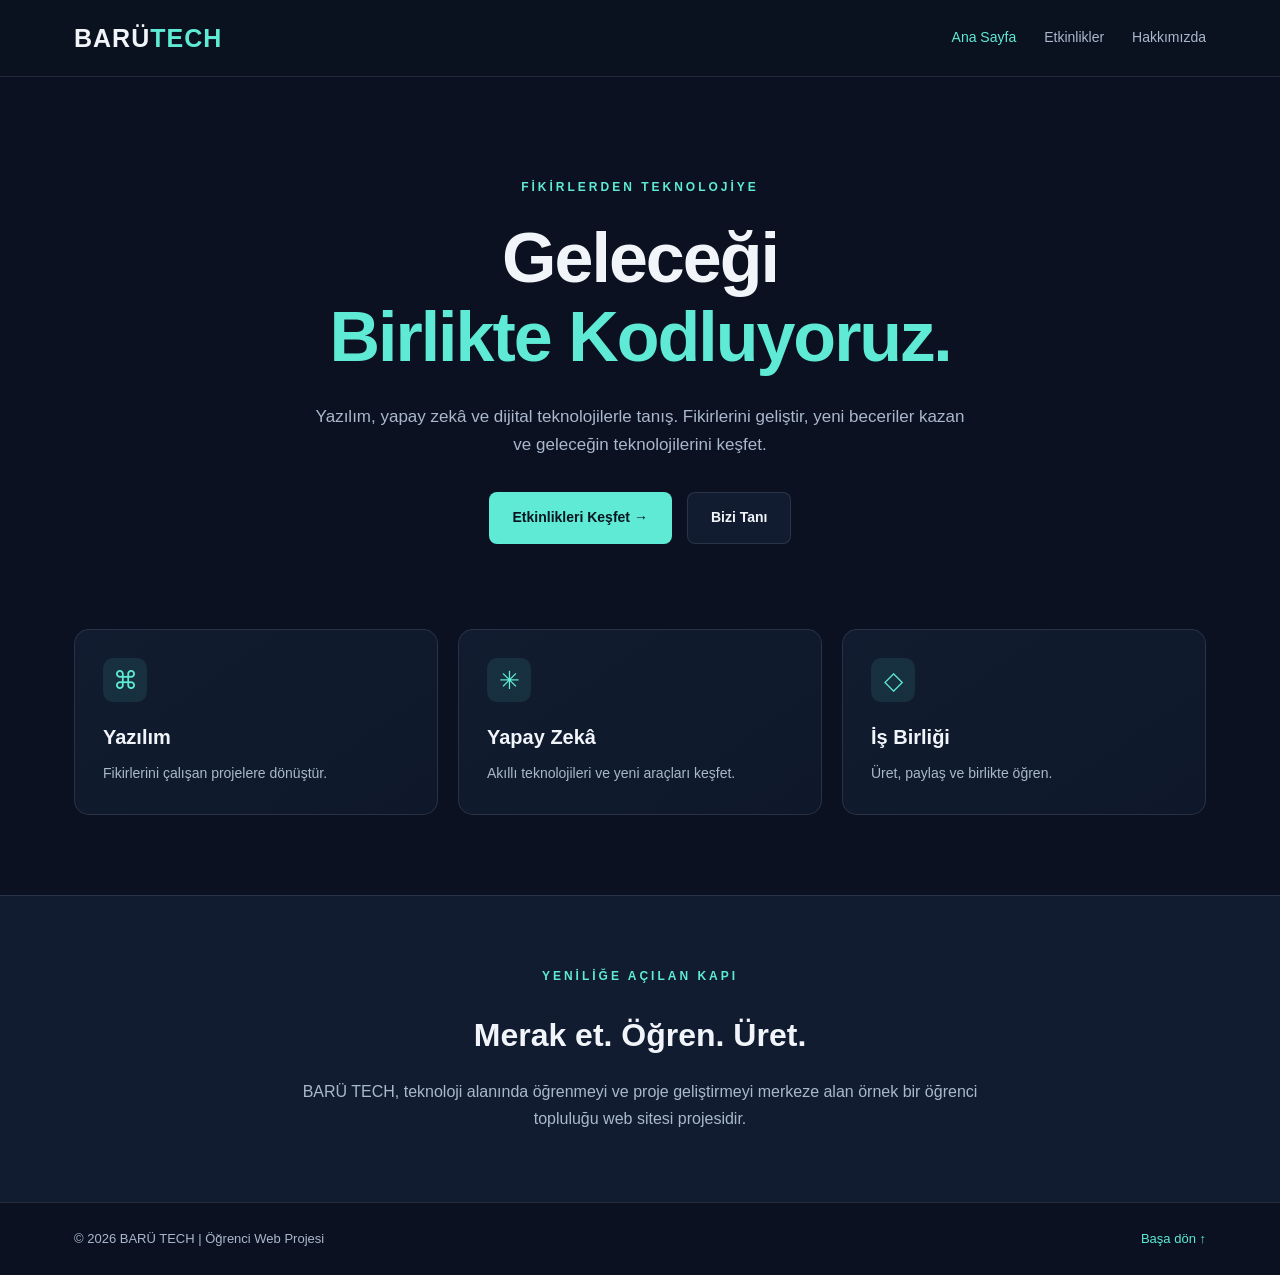
<file: index.html>
<!DOCTYPE html>
<html lang="tr">
<head>
    <meta charset="UTF-8">
    <meta name="viewport" content="width=device-width, initial-scale=1.0">
    <meta name="description" content="BARÜ TECH teknoloji, yazılım ve öğrenci etkinlikleri topluluğu.">
    <title>BARÜ TECH | Teknoloji ve Yazılım</title>
    <link rel="stylesheet" href="style.css">
</head>
<body>

    <header class="site-header">
        <nav class="navbar" aria-label="Ana menü">
            <a href="index.html" class="logo">BARÜ<span>TECH</span></a>

            <div class="nav-links">
                <a href="index.html" class="active">Ana Sayfa</a>
                <a href="etkinlikler.html">Etkinlikler</a>
                <a href="hakkimizda.html">Hakkımızda</a>
            </div>
        </nav>
    </header>

    <main>
        <section class="hero">
            <p class="eyebrow">FİKİRLERDEN TEKNOLOJİYE</p>

            <h1>
                Geleceği<br>
                <span>Birlikte Kodluyoruz.</span>
            </h1>

            <p class="hero-description">
                Yazılım, yapay zekâ ve dijital teknolojilerle tanış.
                Fikirlerini geliştir, yeni beceriler kazan ve geleceğin
                teknolojilerini keşfet.
            </p>

            <div class="hero-buttons">
                <a href="etkinlikler.html" class="btn btn-primary">
                    Etkinlikleri Keşfet →
                </a>

                <a href="hakkimizda.html" class="btn btn-secondary">
                    Bizi Tanı
                </a>
            </div>

            <div class="hero-cards">
                <article class="feature-card">
                    <span class="feature-icon" aria-hidden="true">⌘</span>
                    <h2>Yazılım</h2>
                    <p>Fikirlerini çalışan projelere dönüştür.</p>
                </article>

                <article class="feature-card">
                    <span class="feature-icon" aria-hidden="true">✳</span>
                    <h2>Yapay Zekâ</h2>
                    <p>Akıllı teknolojileri ve yeni araçları keşfet.</p>
                </article>

                <article class="feature-card">
                    <span class="feature-icon" aria-hidden="true">◇</span>
                    <h2>İş Birliği</h2>
                    <p>Üret, paylaş ve birlikte öğren.</p>
                </article>
            </div>
        </section>

        <section class="welcome-section">
            <p class="eyebrow">YENİLİĞE AÇILAN KAPI</p>
            <h2>Merak et. Öğren. Üret.</h2>
            <p>
                BARÜ TECH, teknoloji alanında öğrenmeyi ve proje geliştirmeyi
                merkeze alan örnek bir öğrenci topluluğu web sitesi projesidir.
            </p>
        </section>
    </main>

    <footer class="site-footer">
        <p>© 2026 BARÜ TECH | Öğrenci Web Projesi</p>
        <a href="index.html">Başa dön ↑</a>
    </footer>

</body>
</html>
</file>
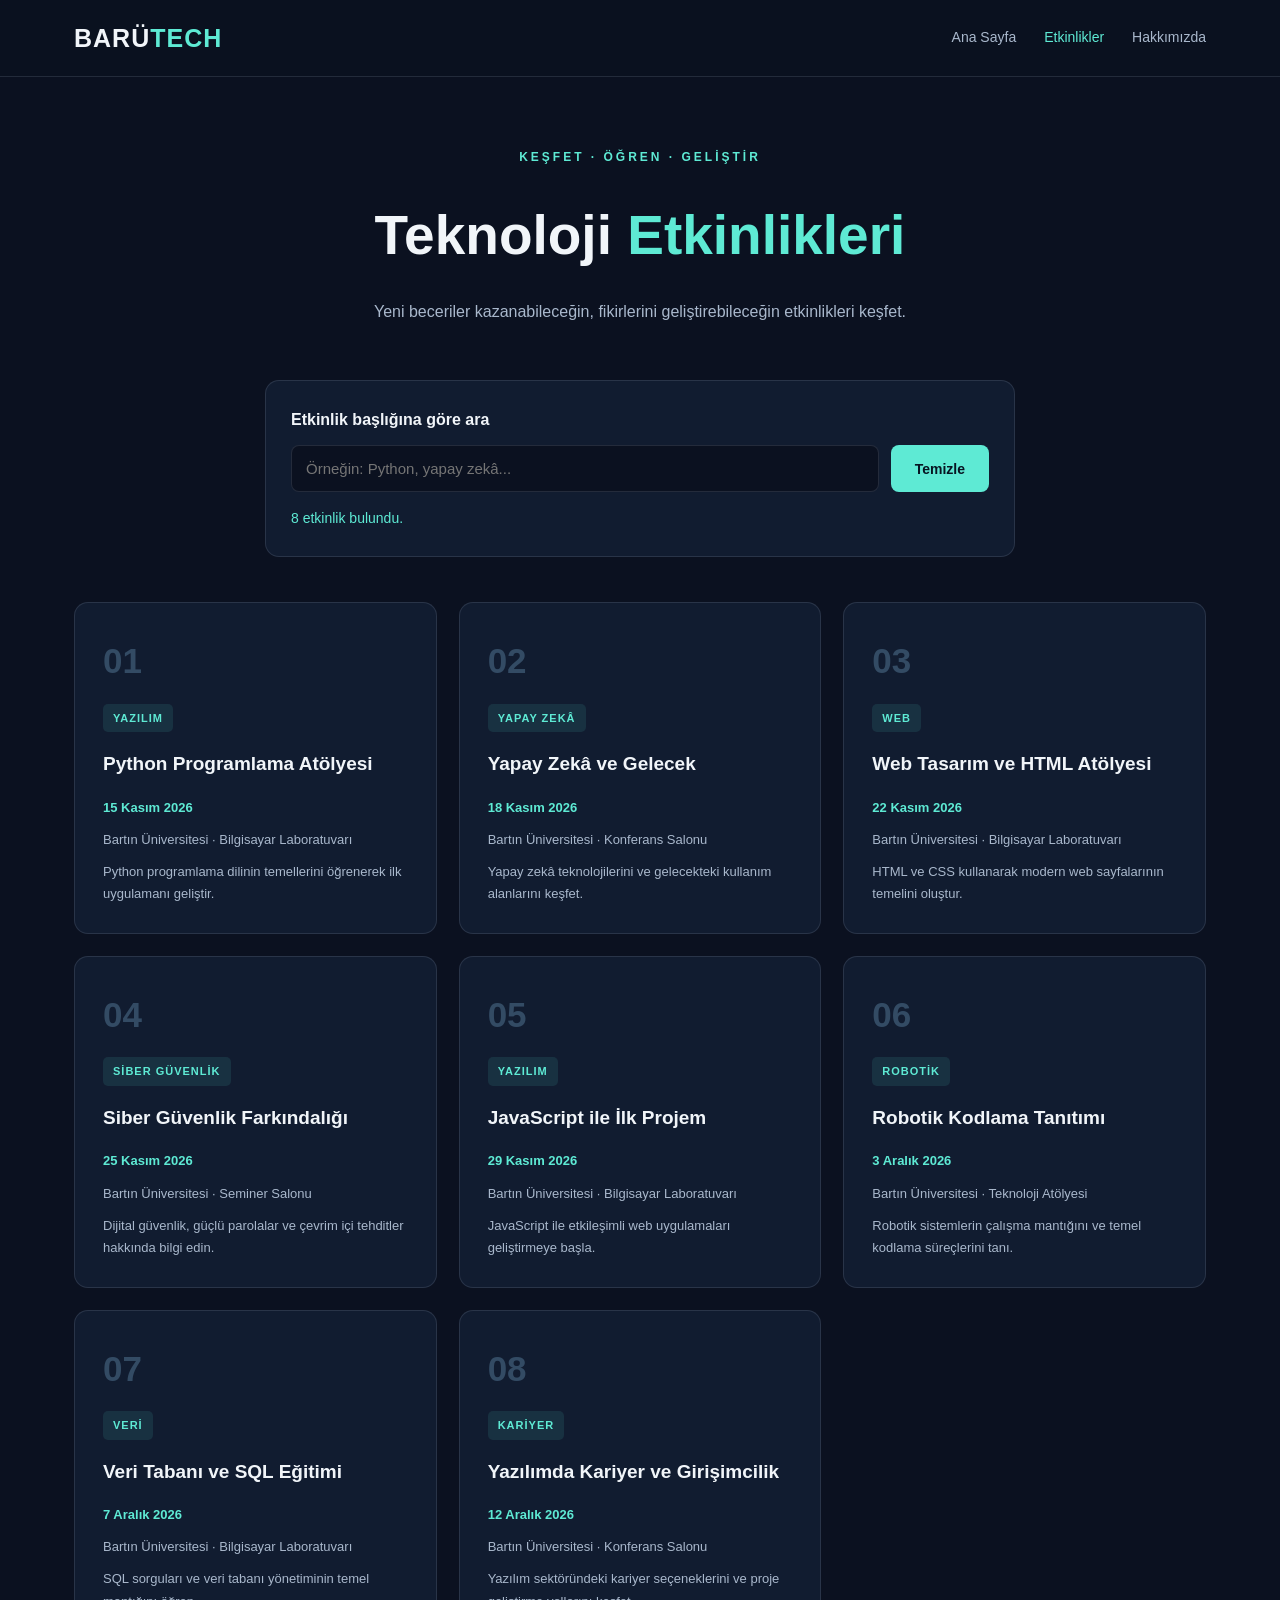
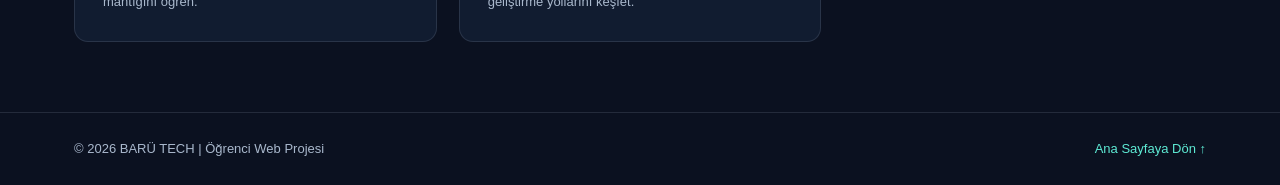
<file: etkinlikler.html>
<!DOCTYPE html>
<html lang="tr">
<head>
    <meta charset="UTF-8">
    <meta name="viewport" content="width=device-width, initial-scale=1.0">
    <meta name="description" content="BARÜ TECH teknoloji ve yazılım etkinlikleri.">
    <title>Etkinlikler | BARÜ TECH</title>
    <link rel="stylesheet" href="style.css">
</head>
<body>

    <header class="site-header">
        <nav class="navbar" aria-label="Ana menü">
            <a href="index.html" class="logo">BARÜ<span>TECH</span></a>

            <div class="nav-links">
                <a href="index.html">Ana Sayfa</a>
                <a href="etkinlikler.html" class="active">Etkinlikler</a>
                <a href="hakkimizda.html">Hakkımızda</a>
            </div>
        </nav>
    </header>

    <main class="events-page">

        <section class="page-heading">
            <p class="eyebrow">KEŞFET · ÖĞREN · GELİŞTİR</p>
            <h1>Teknoloji <span>Etkinlikleri</span></h1>
            <p>Yeni beceriler kazanabileceğin, fikirlerini geliştirebileceğin etkinlikleri keşfet.</p>
        </section>

        <section class="search-section" aria-label="Etkinlik arama">
            <label for="eventSearch">Etkinlik başlığına göre ara</label>

            <div class="search-controls">
                <input
                    type="search"
                    id="eventSearch"
                    placeholder="Örneğin: Python, yapay zekâ..."
                    autocomplete="off"
                >

                <button type="button" id="clearSearch" class="btn btn-primary">
                    Temizle
                </button>
            </div>

            <p id="resultCount" class="result-count" aria-live="polite">
                8 etkinlik gösteriliyor.
            </p>
        </section>

        <section class="event-grid" id="eventGrid">

            <article class="event-card">
                <div class="event-number">01</div>
                <span class="event-category">YAZILIM</span>
                <h2>Python Programlama Atölyesi</h2>
                <p class="event-date">15 Kasım 2026</p>
                <p class="event-location">Bartın Üniversitesi · Bilgisayar Laboratuvarı</p>
                <p>Python programlama dilinin temellerini öğrenerek ilk uygulamanı geliştir.</p>
            </article>

            <article class="event-card">
                <div class="event-number">02</div>
                <span class="event-category">YAPAY ZEKÂ</span>
                <h2>Yapay Zekâ ve Gelecek</h2>
                <p class="event-date">18 Kasım 2026</p>
                <p class="event-location">Bartın Üniversitesi · Konferans Salonu</p>
                <p>Yapay zekâ teknolojilerini ve gelecekteki kullanım alanlarını keşfet.</p>
            </article>

            <article class="event-card">
                <div class="event-number">03</div>
                <span class="event-category">WEB</span>
                <h2>Web Tasarım ve HTML Atölyesi</h2>
                <p class="event-date">22 Kasım 2026</p>
                <p class="event-location">Bartın Üniversitesi · Bilgisayar Laboratuvarı</p>
                <p>HTML ve CSS kullanarak modern web sayfalarının temelini oluştur.</p>
            </article>

            <article class="event-card">
                <div class="event-number">04</div>
                <span class="event-category">SİBER GÜVENLİK</span>
                <h2>Siber Güvenlik Farkındalığı</h2>
                <p class="event-date">25 Kasım 2026</p>
                <p class="event-location">Bartın Üniversitesi · Seminer Salonu</p>
                <p>Dijital güvenlik, güçlü parolalar ve çevrim içi tehditler hakkında bilgi edin.</p>
            </article>

            <article class="event-card">
                <div class="event-number">05</div>
                <span class="event-category">YAZILIM</span>
                <h2>JavaScript ile İlk Projem</h2>
                <p class="event-date">29 Kasım 2026</p>
                <p class="event-location">Bartın Üniversitesi · Bilgisayar Laboratuvarı</p>
                <p>JavaScript ile etkileşimli web uygulamaları geliştirmeye başla.</p>
            </article>

            <article class="event-card">
                <div class="event-number">06</div>
                <span class="event-category">ROBOTİK</span>
                <h2>Robotik Kodlama Tanıtımı</h2>
                <p class="event-date">3 Aralık 2026</p>
                <p class="event-location">Bartın Üniversitesi · Teknoloji Atölyesi</p>
                <p>Robotik sistemlerin çalışma mantığını ve temel kodlama süreçlerini tanı.</p>
            </article>

            <article class="event-card">
                <div class="event-number">07</div>
                <span class="event-category">VERİ</span>
                <h2>Veri Tabanı ve SQL Eğitimi</h2>
                <p class="event-date">7 Aralık 2026</p>
                <p class="event-location">Bartın Üniversitesi · Bilgisayar Laboratuvarı</p>
                <p>SQL sorguları ve veri tabanı yönetiminin temel mantığını öğren.</p>
            </article>

            <article class="event-card">
                <div class="event-number">08</div>
                <span class="event-category">KARİYER</span>
                <h2>Yazılımda Kariyer ve Girişimcilik</h2>
                <p class="event-date">12 Aralık 2026</p>
                <p class="event-location">Bartın Üniversitesi · Konferans Salonu</p>
                <p>Yazılım sektöründeki kariyer seçeneklerini ve proje geliştirme yollarını keşfet.</p>
            </article>

        </section>

        <p id="noResults" class="no-results" hidden>
            Aradığınız etkinlik bulunamadı. Farklı bir kelime deneyebilirsiniz.
        </p>

    </main>

    <footer class="site-footer">
        <p>© 2026 BARÜ TECH | Öğrenci Web Projesi</p>
        <a href="index.html">Ana Sayfaya Dön ↑</a>
    </footer>

    <script src="script.js"></script>
</body>
</html>
</file>
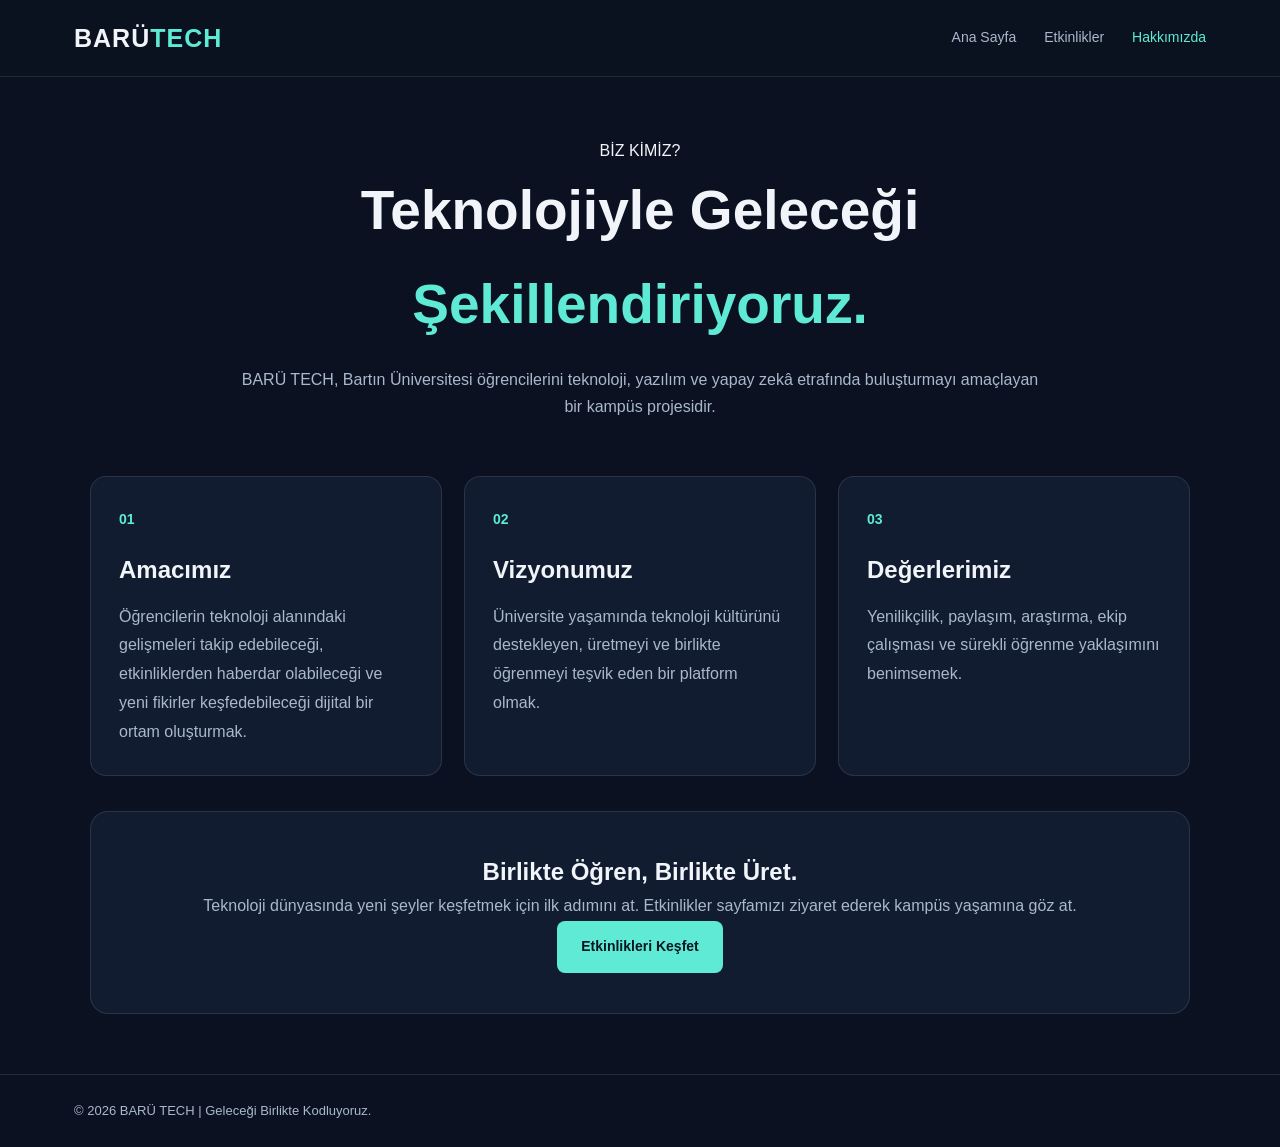
<file: hakkimizda.html>
<!DOCTYPE html>
<html lang="tr">
<head>
  <meta charset="UTF-8">
  <meta name="viewport" content="width=device-width, initial-scale=1.0">
  <meta name="description" content="BARÜ TECH projesi hakkında bilgi edinin.">
  <title>Hakkımızda | BARÜ TECH</title>
  <link rel="stylesheet" href="style.css">
</head>
<body>

  <header class="site-header">
    <nav class="navbar">
      <a href="index.html" class="logo">BARÜ<span>TECH</span></a>
      <div class="nav-links">
        <a href="index.html">Ana Sayfa</a>
        <a href="etkinlikler.html">Etkinlikler</a>
        <a href="hakkimizda.html" class="active">Hakkımızda</a>
      </div>
    </nav>
  </header>

  <main class="about-page">
    <section class="page-heading">
      <span class="hero-label">BİZ KİMİZ?</span>
      <h1>Teknolojiyle Geleceği <span>Şekillendiriyoruz.</span></h1>
      <p>BARÜ TECH, Bartın Üniversitesi öğrencilerini teknoloji, yazılım ve yapay zekâ etrafında buluşturmayı amaçlayan bir kampüs projesidir.</p>
    </section>

    <section class="about-section">
      <div class="about-card">
        <span class="about-number">01</span>
        <h2>Amacımız</h2>
        <p>Öğrencilerin teknoloji alanındaki gelişmeleri takip edebileceği, etkinliklerden haberdar olabileceği ve yeni fikirler keşfedebileceği dijital bir ortam oluşturmak.</p>
      </div>

      <div class="about-card">
        <span class="about-number">02</span>
        <h2>Vizyonumuz</h2>
        <p>Üniversite yaşamında teknoloji kültürünü destekleyen, üretmeyi ve birlikte öğrenmeyi teşvik eden bir platform olmak.</p>
      </div>

      <div class="about-card">
        <span class="about-number">03</span>
        <h2>Değerlerimiz</h2>
        <p>Yenilikçilik, paylaşım, araştırma, ekip çalışması ve sürekli öğrenme yaklaşımını benimsemek.</p>
      </div>
    </section>

    <section class="about-message">
      <h2>Birlikte Öğren, Birlikte Üret.</h2>
      <p>Teknoloji dünyasında yeni şeyler keşfetmek için ilk adımını at. Etkinlikler sayfamızı ziyaret ederek kampüs yaşamına göz at.</p>
      <a href="etkinlikler.html" class="btn btn-primary">Etkinlikleri Keşfet</a>
    </section>
  </main>

  <footer class="site-footer">
    <p>© 2026 BARÜ TECH | Geleceği Birlikte Kodluyoruz.</p>
  </footer>

</body>
</html>
</file>
<file: style.css>
:root {
    --background: #0b1120;
    --surface: #111c30;
    --surface-light: #172740;
    --primary: #5eead4;
    --text: #f1f5f9;
    --muted: #a9b8cc;
    --border: rgba(148, 163, 184, 0.18);
}

* {
    margin: 0;
    padding: 0;
    box-sizing: border-box;
}

html {
    scroll-behavior: smooth;
}

body {
    font-family: Arial, Helvetica, sans-serif;
    background: var(--background);
    color: var(--text);
    line-height: 1.7;
    min-height: 100vh;
}

a {
    color: inherit;
    text-decoration: none;
}

.site-header {
    border-bottom: 1px solid var(--border);
    background: rgba(11, 17, 32, 0.96);
}

.navbar {
    max-width: 1180px;
    min-height: 76px;
    margin: auto;
    padding: 16px 24px;
    display: flex;
    align-items: center;
    justify-content: space-between;
    gap: 24px;
}

.logo {
    font-size: 25px;
    font-weight: 800;
    letter-spacing: 1px;
    white-space: nowrap;
}

.logo span {
    color: var(--primary);
}

.nav-links {
    display: flex;
    flex-wrap: wrap;
    gap: 28px;
}

.nav-links a {
    color: var(--muted);
    font-size: 14px;
    transition: color 0.2s ease;
}

.nav-links a:hover,
.nav-links a.active {
    color: var(--primary);
}

a:focus-visible {
    outline: 2px solid var(--primary);
    outline-offset: 5px;
    border-radius: 4px;
}

.hero {
    max-width: 1180px;
    margin: auto;
    padding: 100px 24px 80px;
    text-align: center;
}

.eyebrow {
    color: var(--primary);
    font-size: 12px;
    font-weight: 700;
    letter-spacing: 3px;
    margin-bottom: 22px;
}

.hero h1 {
    font-size: clamp(38px, 6vw, 70px);
    line-height: 1.13;
    letter-spacing: -2px;
    margin-bottom: 25px;
}

.hero h1 span {
    color: var(--primary);
}

.hero-description {
    max-width: 650px;
    margin: 0 auto;
    color: var(--muted);
    font-size: 17px;
}

.hero-buttons {
    display: flex;
    justify-content: center;
    flex-wrap: wrap;
    gap: 15px;
    margin-top: 32px;
}

.btn {
    display: inline-block;
    padding: 13px 23px;
    border: 1px solid transparent;
    border-radius: 8px;
    font-weight: 700;
    font-size: 14px;
    transition: transform 0.2s ease, background 0.2s ease;
}

.btn:hover {
    transform: translateY(-2px);
}

.btn-primary {
    color: #071522;
    background: var(--primary);
}

.btn-primary:hover {
    background: #99f6e4;
}

.btn-secondary {
    border-color: var(--border);
    background: var(--surface);
}

.btn-secondary:hover {
    background: var(--surface-light);
}

.hero-cards {
    display: grid;
    grid-template-columns: repeat(3, minmax(0, 1fr));
    gap: 20px;
    margin-top: 85px;
    text-align: left;
}

.feature-card {
    padding: 28px;
    background: linear-gradient(145deg, var(--surface), #0e182a);
    border: 1px solid var(--border);
    border-radius: 15px;
    transition: border-color 0.2s ease, transform 0.2s ease;
}

.feature-card:hover {
    border-color: var(--primary);
    transform: translateY(-4px);
}

.feature-icon {
    display: inline-flex;
    width: 44px;
    height: 44px;
    align-items: center;
    justify-content: center;
    margin-bottom: 18px;
    color: var(--primary);
    background: rgba(94, 234, 212, 0.1);
    border-radius: 10px;
    font-size: 25px;
}

.feature-card h2 {
    margin-bottom: 8px;
    font-size: 20px;
}

.feature-card p {
    color: var(--muted);
    font-size: 14px;
}

.welcome-section {
    padding: 70px 24px;
    text-align: center;
    background: var(--surface);
    border-top: 1px solid var(--border);
}

.welcome-section h2 {
    margin-bottom: 15px;
    font-size: 32px;
}

.welcome-section > p:last-child {
    max-width: 680px;
    margin: auto;
    color: var(--muted);
}

.site-footer {
    display: flex;
    justify-content: space-between;
    align-items: center;
    flex-wrap: wrap;
    gap: 15px;
    padding: 25px max(24px, calc((100% - 1132px) / 2));
    border-top: 1px solid var(--border);
    color: var(--muted);
    font-size: 13px;
}

.site-footer a {
    color: var(--primary);
}

@media (max-width: 650px) {
    .navbar {
        flex-direction: column;
        justify-content: center;
        gap: 12px;
    }

    .nav-links {
        justify-content: center;
        gap: 18px;
    }

    .hero {
        padding-top: 65px;
    }

    .hero h1 {
        letter-spacing: -1px;
    }

    .hero-description {
        font-size: 15px;
    }

    .hero-cards {
        grid-template-columns: 1fr;
        margin-top: 55px;
    }

    .welcome-section h2 {
        font-size: 26px;
    }

    .site-footer {
        justify-content: center;
        text-align: center;
    }
}


/* ETKİNLİKLER SAYFASI */

.events-page {
    max-width: 1180px;
    margin: auto;
    padding: 70px 24px;
}

.page-heading {
    text-align: center;
    margin-bottom: 55px;
}

.page-heading h1 {
    font-size: clamp(35px, 5vw, 55px);
    margin-bottom: 15px;
}

.page-heading h1 span {
    color: var(--primary);
}

.page-heading > p:last-child {
    color: var(--muted);
}

.search-section {
    max-width: 750px;
    margin: 0 auto 45px;
    padding: 25px;
    background: var(--surface);
    border: 1px solid var(--border);
    border-radius: 14px;
}

.search-section label {
    display: block;
    margin-bottom: 12px;
    font-weight: 700;
}

.search-controls {
    display: flex;
    gap: 12px;
}

.search-controls input {
    flex: 1;
    min-width: 0;
    padding: 14px;
    border: 1px solid var(--border);
    border-radius: 8px;
    background: var(--background);
    color: var(--text);
    font-size: 15px;
}

.search-controls input:focus {
    outline: 2px solid var(--primary);
    outline-offset: 2px;
}

.search-controls button {
    cursor: pointer;
}

.result-count {
    color: var(--primary);
    margin-top: 15px;
    font-size: 14px;
}

.event-grid {
    display: grid;
    grid-template-columns: repeat(3, minmax(0, 1fr));
    gap: 22px;
}

.event-card {
    position: relative;
    padding: 28px;
    background: var(--surface);
    border: 1px solid var(--border);
    border-radius: 14px;
    transition: transform 0.2s, border-color 0.2s;
}

.event-card:hover {
    transform: translateY(-5px);
    border-color: var(--primary);
}

.event-number {
    color: #334b64;
    font-size: 35px;
    font-weight: 800;
    margin-bottom: 12px;
}

.event-category {
    display: inline-block;
    padding: 5px 10px;
    color: var(--primary);
    background: rgba(94, 234, 212, 0.1);
    border-radius: 5px;
    font-size: 11px;
    font-weight: 700;
    letter-spacing: 1px;
}

.event-card h2 {
    font-size: 19px;
    margin: 16px 0;
}

.event-card p {
    color: var(--muted);
    font-size: 13px;
    margin-top: 10px;
}

.event-card .event-date {
    color: var(--primary);
    font-weight: 700;
}

.no-results {
    text-align: center;
    padding: 35px 15px;
    color: var(--muted);
    background: var(--surface);
    border-radius: 12px;
    margin-top: 20px;
}

.no-results[hidden] {
    display: none;
}

@media (max-width: 850px) {
    .event-grid {
        grid-template-columns: repeat(2, minmax(0, 1fr));
    }
}

@media (max-width: 550px) {
    .event-grid {
        grid-template-columns: 1fr;
    }

    .search-controls {
        flex-direction: column;
    }

    .search-controls button {
        width: 100%;
    }

    .events-page {
        padding: 45px 16px;
    }

    .search-section {
        padding: 18px;
    }
}


/* Hakkımızda sayfası */
.about-page {
  width: min(1100px, 90%);
  margin: 0 auto;
  padding: 60px 0;
}

.about-page .page-heading {
  text-align: center;
  max-width: 800px;
  margin: 0 auto 55px;
}

.about-page .page-heading h1 span {
  color: var(--primary);
}

.about-section {
  display: grid;
  grid-template-columns: repeat(3, 1fr);
  gap: 22px;
}

.about-card {
  background: var(--surface);
  border: 1px solid var(--border);
  border-radius: 16px;
  padding: 28px;
}

.about-number {
  color: var(--primary);
  font-size: 14px;
  font-weight: bold;
}

.about-card h2 {
  margin: 18px 0 12px;
}

.about-card p,
.about-message p {
  color: var(--muted);
  line-height: 1.8;
}

.about-message {
  text-align: center;
  background: var(--surface);
  border: 1px solid var(--border);
  border-radius: 18px;
  padding: 40px 25px;
  margin-top: 35px;
}

.about-message h2 {
  margin-top: 0;
}

@media (max-width: 700px) {
  .about-section {
    grid-template-columns: 1fr;
  }

  .about-page {
    padding: 35px 0;
  }
}
</file>
